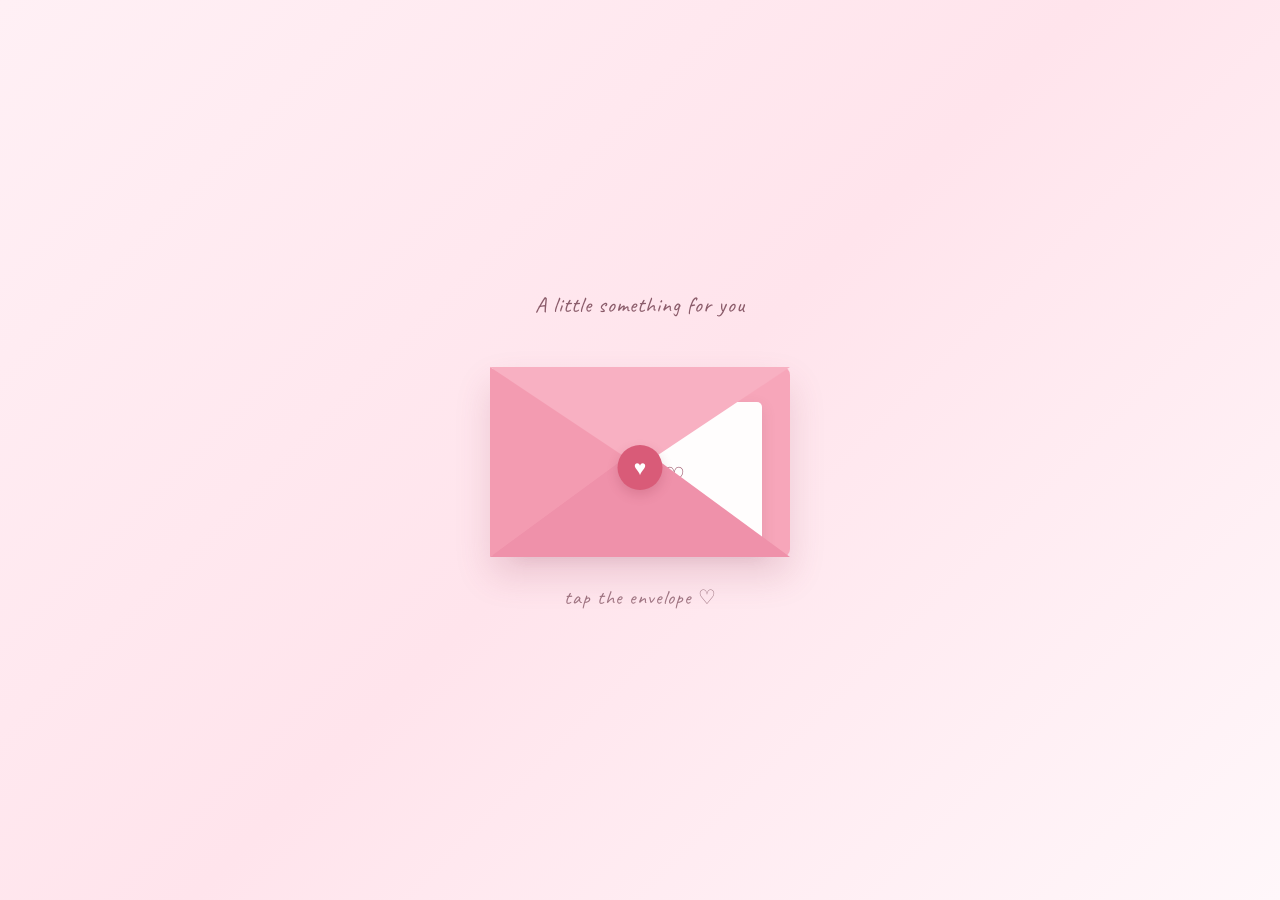
<file: index.html>
<!DOCTYPE html>
<html lang="en">
<head>
    <meta charset="UTF-8">
    <meta name="viewport" content="width=device-width, initial-scale=1.0">

    <title>For You ♡</title>

    <link rel="stylesheet" href="style.css">
</head>

<body>

    <!-- Floating Hearts -->
    <div class="background">
        <div class="heart">♡</div>
        <div class="heart">♥</div>
        <div class="heart">♡</div>
        <div class="heart">♥</div>
        <div class="heart">♡</div>
    </div>


    <!-- Envelope Screen -->
    <div class="scene" id="scene">

        <div class="small-text">
            A little something for you
        </div>

        <div class="envelope-wrapper" id="envelope">

            <div class="envelope">

                <!-- Letter -->
                <div class="letter">
                    <span>For you ♡</span>
                </div>

                <!-- Envelope flap -->
                <div class="flap"></div>

                <!-- Heart seal -->
                <div class="seal">
                    ♥
                </div>

            </div>

        </div>

        <div class="click-text">
            tap the envelope ♡
        </div>

    </div>


    <!-- Boyfriend's Day Greeting -->
    <!-- HAPPY BOYFRIEND'S DAY SCREEN -->

<div class="greeting" id="greeting">

    <!-- Decorative stickers -->
    <img src="bubu.gif"
         class="sticker sticker-kiss"
         alt="cute couple">

    <img src="heart.gif"
         class="sticker sticker-heart"
         alt="cute heart">

    <img src="Bubu3.gif"
         class="sticker sticker-cuddle"
         alt="cute couple">

    <img src="cute.gif"
         class="sticker sticker-flower"
         alt="cute couple">


    <!-- Main text -->

    <div class="greeting-content">

        <div class="tiny">
            FOR YOU ✨
        </div>

        <h1>
            Happy Boyfriend's Day
        </h1>

        <h2>
            Babyyy🤍
        </h2>

        <div class="message">
            I made a little something for you...
        </div>

        <a href="mine.html" class="continue-btn">
    Continue ♡
</a>
    </div>

</div>


    <script src="script.js"></script>

</body>
</html>
</file>
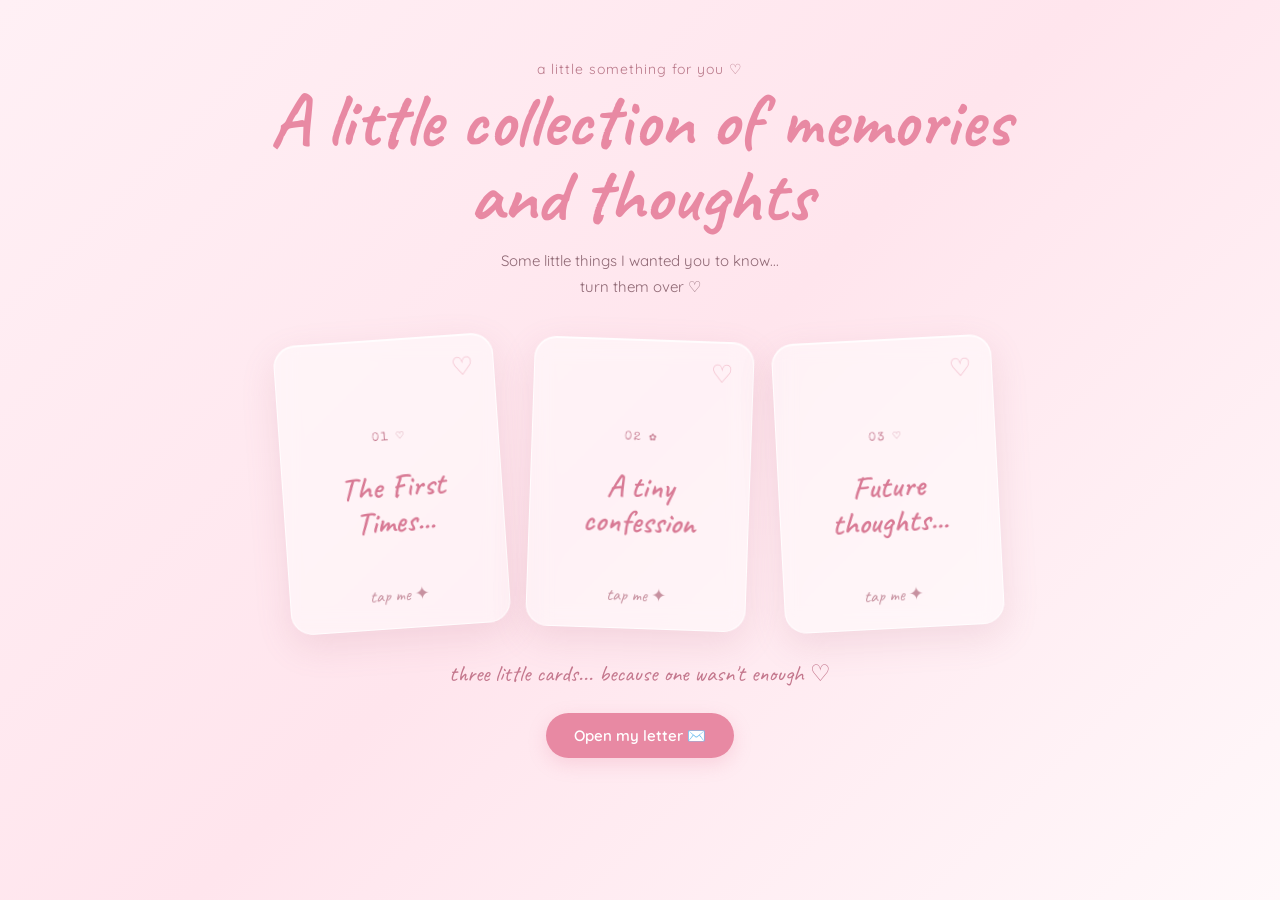
<file: cute.html>
<!DOCTYPE html>
<html lang="en">

<head>
    <meta charset="UTF-8">
    <meta name="viewport" content="width=device-width, initial-scale=1.0">

    <title>A Little Piece of You ♡</title>

    <link rel="stylesheet" href="cute.css">

    <link
        href="https://fonts.googleapis.com/css2?family=Caveat:wght@400;500;600;700&family=Quicksand:wght@400;500;600;700&family=Special+Elite&display=swap"
        rel="stylesheet">
</head>

<body>

    <!-- Floating Hearts -->
    <div class="background">
        <span>♡</span>
        <span>♥</span>
        <span>♡</span>
        <span>♥</span>
        <span>♡</span>
    </div>


    <main class="memory-page">

        <!-- Heading -->

        <p class="top-line">
            a little something for you ♡
        </p>

        <h1>
            A little collection of memories and thoughts
        </h1>

        <p class="intro">
            Some little things I wanted you to know...<br>
            turn them over ♡
        </p>


        <!-- FLIP CARDS -->

        <div class="cards-section">


            <!-- CARD 1 -->

            <div class="flip-card">

                <div class="flip-card-inner">

                    <!-- FRONT -->

                    <div class="flip-card-front">

                        <span class="card-number">
                            01 ♡
                        </span>

                        <h2>
                            The First Times...
                        </h2>

                        <p>
                            tap me ✦
                        </p>

                    </div>


                    <!-- BACK -->

                    <div class="flip-card-back">

                        <span>
                            01
                        </span>
                        <ul>
                        <li>
                            17th feb 2025 the day we talked 
                            for the first time... ♡
                        </li>
                        <li>
                            5th Sep 2025 the first movie we watched together-
                            that too conjuring ...♡
                        </li>
                        <li>
                            more first times to come... ♡
                        </li>
                        </ul>
                    </div>

                </div>

            </div>



            <!-- CARD 2 -->

            <div class="flip-card">

                <div class="flip-card-inner">

                    <!-- FRONT -->

                    <div class="flip-card-front">

                        <span class="card-number">
                            02 ✿
                        </span>

                        <h2>
                            A tiny<br>
                            confession
                        </h2>

                        <p>
                            tap me ✦
                        </p>

                    </div>


                    <!-- BACK -->

                    <div class="flip-card-back">

                        <span>
                            02
                        </span>

                        <p>
                            I love you so much Babu kuchu puchu... ♡
                        </p>

                    </div>

                </div>

            </div>



            <!-- CARD 3 -->

            <div class="flip-card">

                <div class="flip-card-inner">

                    <!-- FRONT -->

                    <div class="flip-card-front">

                        <span class="card-number">
                            03 ♡
                        </span>

                        <h2>
                            Future thoughts...
                        </h2>

                        <p>
                            tap me ✦
                        </p>

                    </div>


                    <!-- BACK -->

                    <div class="flip-card-back">

                        <span>
                            03
                        </span>

                        <ul>
                            you and me... ❤
                            and a lot of memories to make together... ♡
                            to live and love together... ♡
                            and stay together forever... ♡
                            be successful together... ♡
                            be married together... ♡
                            🧿🧿
                        </ul>

                    </div>

                </div>

            </div>


        </div>


        <!-- LITTLE NOTE -->

        <p class="little-note">
            three little cards... because one wasn't enough ♡
        </p>



        <!-- LETTER BUTTON -->

        <button
            class="letter-btn"
            id="letterBtn">

            Open my letter ✉️

        </button>



        <!-- 90s STYLE LETTER -->

        <div
            class="letter"
            id="letter">

            <div class="letter-top">
                ✿ 03 . 10 . 2026 ✿
            </div>


            <h2>
                Dear love,
            </h2>


            <p>
                I don't really know how to write everything
                I feel for you in words. 
            </p>


            <p>
                but all i can say is u matter a lot to me and i love you so much... ♡
            </p>


            <p>
                and i really want to be with you for the rest of my life... ♡
            </p>

            <p>why i love u?</p>
            <p>
                for this question i dont know how to answer                             
                its just that i never wanted to have someone in my life                            
                this much as much as i want you  to be in my life<p>  and i really want to have a future with you not a lesson not a memory                            
                 not a chapter but a lifetime</p><p> with u where we grow together                             
                 make our family's proud and then we settle down have a                            
                  house and a family of our own and then we grow old together.
                 this are future talks but i really want all of it with u🤍.</p>
            </p>


            <p class="signature">
                — from someone who loves you very much ❤
            </p>

        </div>



        <!-- BACK BUTTON -->

        <button
            class="back-btn"
            id="backBtn">

            back to memories ♡

        </button>


    </main>


    <!-- JavaScript -->

    <script src="cute.js"></script>

</body>

</html>
</file>
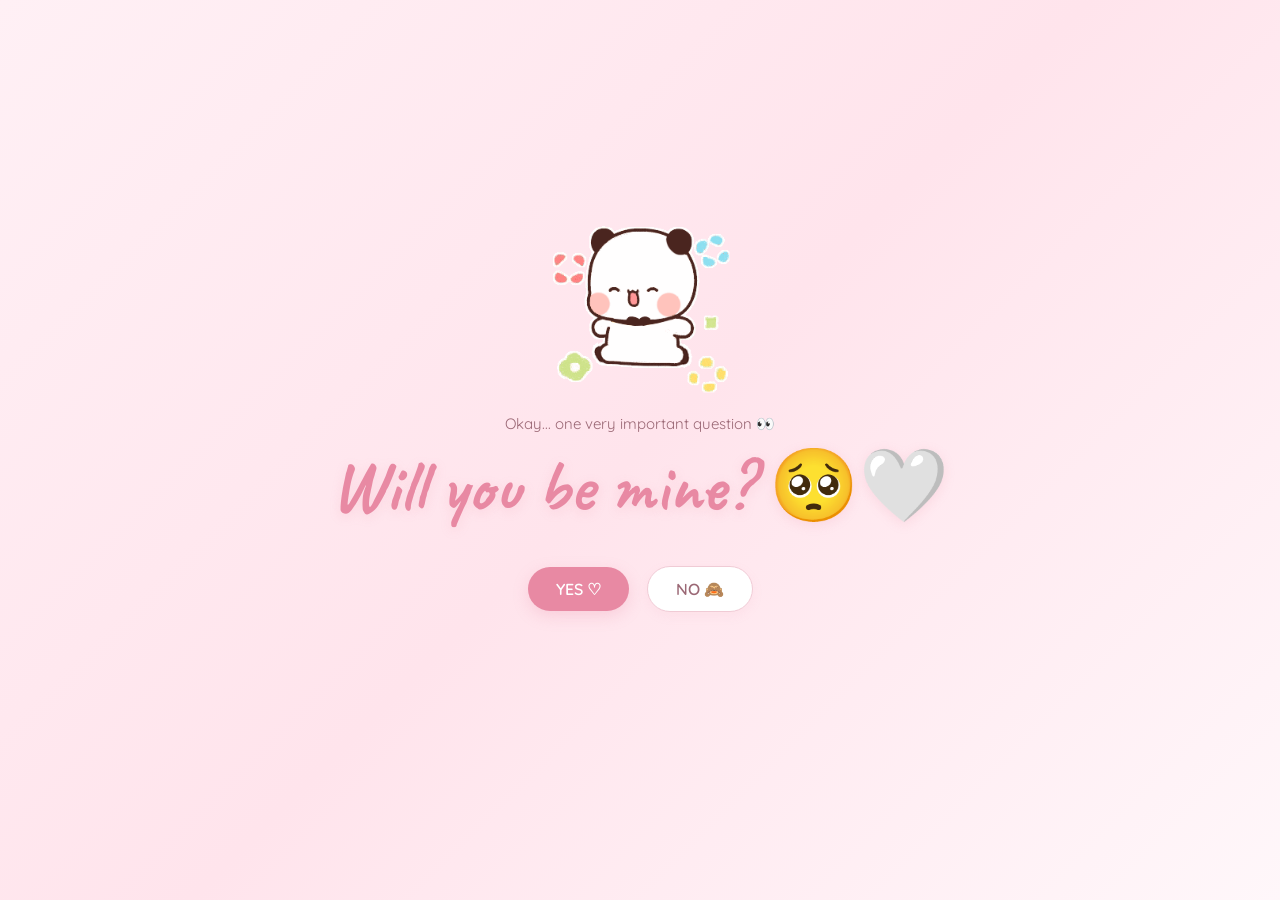
<file: mine.html>
<!DOCTYPE html>
<html lang="en">

<head>
    <meta charset="UTF-8">
    <meta name="viewport" content="width=device-width, initial-scale=1.0">

    <title>One Little Question 🤍</title>

    <link rel="stylesheet" href="mine.css">
</head>

<body>

    <!-- Floating Hearts -->
    <div class="background">
        <div class="heart">♡</div>
        <div class="heart">♥</div>
        <div class="heart">♡</div>
        <div class="heart">♥</div>
        <div class="heart">♡</div>
        <div class="heart">♥</div>
    </div>

    <!-- Main Page -->
    <main class="mine-page">

        <!-- Bubu Dudu GIF -->
        <div class="sticker">
            <img src="bubu-happy.gif" alt="Cute couple">
        </div>

        <p class="small-text">
            Okay... one very important question 👀
        </p>

        <h1>
            Will you be mine? 🥺🤍
        </h1>

        <div class="buttons">

            <button class="yes-btn" id="yesBtn">
                YES ♡
            </button>

            <button class="no-btn" id="noBtn">
                NO 🙈
            </button>

        </div>

        <p class="message" id="message"></p>

        <!-- Appears after YES -->
        <button class="continue-btn" id="continueBtn">
            Continue ♡
        </button>

    </main>

    <script src="mine.js"></script>

</body>
</html>
</file>
<file: style.css>
@import url('https://fonts.googleapis.com/css2?family=Caveat:wght@400;500;600;700&family=Quicksand:wght@400;500;600;700&display=swap');


/* =========================
   BASIC RESET
========================= */

* {
    margin: 0;
    padding: 0;
    box-sizing: border-box;
}


body {
    min-height: 100vh;
    overflow: hidden;

    font-family: "Quicksand", sans-serif;

    background: linear-gradient(
        135deg,
        #fff0f5,
        #ffe4ec,
        #fff7fa
    );

    display: flex;
    justify-content: center;
    align-items: center;

    color: #6d3949;
}


/* =========================
   FLOATING HEARTS
========================= */

.background {
    position: fixed;
    inset: 0;

    overflow: hidden;

    pointer-events: none;
}


.heart {
    position: absolute;

    bottom: -50px;

    font-size: 32px;

    opacity: 0.55;

    animation: float 8s linear infinite;
}


/* Different heart sizes */

.heart:nth-child(1) {
    left: 8%;

    font-size: 38px;

    animation-delay: 0s;
}


.heart:nth-child(2) {
    left: 25%;

    font-size: 28px;

    animation-delay: 2s;
}


.heart:nth-child(3) {
    left: 47%;

    font-size: 42px;

    animation-delay: 4s;
}


.heart:nth-child(4) {
    left: 70%;

    font-size: 30px;

    animation-delay: 1s;
}


.heart:nth-child(5) {
    left: 88%;

    font-size: 45px;

    animation-delay: 3s;
}


@keyframes float {

    0% {
        transform:
            translateY(0)
            rotate(0deg)
            scale(0.8);

        opacity: 0;
    }

    20% {
        opacity: 0.55;
    }

    80% {
        opacity: 0.55;
    }

    100% {
        transform:
            translateY(-110vh)
            rotate(25deg)
            scale(1.1);

        opacity: 0;
    }
}


/* =========================
   MAIN ENVELOPE SCREEN
========================= */

.scene {
    text-align: center;

    position: relative;

    z-index: 2;

    width: 100%;
}


.small-text {
    font-family: "Caveat", cursive;

    font-size: 22px;

    letter-spacing: 1px;

    margin-bottom: 28px;

    opacity: 0.8;
}


/* =========================
   ENVELOPE
========================= */

.envelope-wrapper {
    position: relative;

    width: 300px;
    height: 210px;

    margin: auto;

    cursor: pointer;

    transition: transform 0.3s ease;
}


.envelope-wrapper:hover {
    transform: translateY(-5px);
}


.envelope {
    position: absolute;

    width: 300px;
    height: 190px;

    bottom: 0;

    background: #f7a6ba;

    border-radius: 8px;

    box-shadow:
        0 18px 35px rgba(150, 60, 90, 0.18);

    overflow: visible;
}


/* =========================
   ENVELOPE BOTTOM FOLD
========================= */

.envelope::before {
    content: "";

    position: absolute;

    left: 0;
    bottom: 0;

    border-left: 150px solid transparent;
    border-right: 150px solid transparent;
    border-bottom: 110px solid #ef91aa;

    z-index: 4;
}


/* =========================
   ENVELOPE SIDE FOLD
========================= */

.envelope::after {
    content: "";

    position: absolute;

    left: 0;
    bottom: 0;

    width: 0;
    height: 0;

    border-top: 95px solid transparent;
    border-bottom: 95px solid transparent;
    border-left: 150px solid #f39bb1;

    z-index: 3;
}


/* =========================
   ENVELOPE FLAP
========================= */

.flap {
    position: absolute;

    top: 0;
    left: 0;

    width: 0;
    height: 0;

    border-left: 150px solid transparent;
    border-right: 150px solid transparent;
    border-top: 100px solid #f8b0c2;

    transform-origin: top center;

    transition:
        transform 0.8s ease;

    z-index: 6;
}


/* =========================
   LETTER
========================= */

.letter {
    position: absolute;

    width: 245px;
    height: 150px;

    background: #fffdfd;

    left: 27px;
    top: 35px;

    border-radius: 5px;

    display: flex;
    justify-content: center;
    align-items: center;

    font-family: "Caveat", cursive;

    font-size: 25px;

    font-weight: 500;

    color: #9a5267;

    box-shadow:
        0 5px 15px rgba(100, 50, 70, 0.12);

    transition:
        transform 1s ease,
        top 1s ease;

    z-index: 2;
}


/* =========================
   HEART SEAL
========================= */

.seal {
    position: absolute;

    left: 50%;
    top: 78px;

    transform: translateX(-50%);

    width: 45px;
    height: 45px;

    background: #d95b78;

    border-radius: 50%;

    display: flex;
    justify-content: center;
    align-items: center;

    color: white;

    font-size: 21px;

    z-index: 8;

    box-shadow:
        0 5px 12px rgba(140, 40, 65, 0.2);

    transition:
        opacity 0.4s ease;
}


/* =========================
   CLICK TEXT
========================= */

.click-text {
    margin-top: 28px;

    font-family: "Caveat", cursive;

    font-size: 20px;

    letter-spacing: 1px;

    opacity: 0.65;

    animation:
        breathe 2s ease-in-out infinite;
}


@keyframes breathe {

    0%,
    100% {
        opacity: 0.45;
    }

    50% {
        opacity: 0.9;
    }
}


/* =========================
   OPEN ENVELOPE
========================= */

.opened .flap {
    transform: rotateX(180deg);

    z-index: 1;
}


.opened .letter {
    top: -85px;

    transform: translateY(-5px);

    z-index: 5;
}


.opened .seal {
    opacity: 0;
}


.opened .click-text {
    opacity: 0;
}


/* =========================
   GREETING SCREEN
========================= */

.greeting {
    position: fixed;

    inset: 0;

    display: flex;

    flex-direction: column;

    justify-content: center;

    align-items: center;

    text-align: center;

    background:
        rgba(255, 240, 246, 0.97);

    opacity: 0;

    visibility: hidden;

    transform: scale(1.05);

    transition:
        opacity 1s ease,
        transform 1s ease;

    z-index: 20;
}
/* =========================
   GREETING CONTENT
========================= */

.greeting-content {
    position: relative;

    z-index: 5;

    display: flex;
    flex-direction: column;

    align-items: center;

    text-align: center;
}


/* =========================
   STICKERS
========================= */

.sticker {
    position: absolute;

    width: 150px;

    height: auto;

    object-fit: contain;

    z-index: 2;

    opacity: 0;

    filter: drop-shadow(
        0 8px 12px rgba(120, 50, 70, 0.12)
    );
}


/* Left upper sticker */

.sticker-kiss {
    left: 8%;
    top: 18%;

    transform:
        rotate(-8deg)
        scale(0.8);

    animation:
        stickerAppear 0.8s ease forwards;

    animation-delay: 0.5s;
}


/* Right upper sticker */

.sticker-heart {
    right: 8%;
    top: 15%;

    width: 125px;

    transform:
        rotate(8deg)
        scale(0.8);

    animation:
        stickerAppear 0.8s ease forwards;

    animation-delay: 0.8s;
}


/* Left bottom sticker */

.sticker-cuddle {
    left: 10%;
    bottom: 12%;

    width: 170px;

    transform:
        rotate(6deg)
        scale(0.8);

    animation:
        stickerAppear 0.8s ease forwards;

    animation-delay: 1.1s;
}


/* Right bottom sticker */

.sticker-flower {
    right: 9%;
    bottom: 10%;

    width: 145px;

    transform:
        rotate(-6deg)
        scale(0.8);

    animation:
        stickerAppear 0.8s ease forwards;

    animation-delay: 1.4s;
}


/* Sticker entrance */

@keyframes stickerAppear {

    from {
        opacity: 0;

        transform:
            scale(0.5)
            rotate(0deg);
    }

    to {
        opacity: 1;
    }
}


/* =========================
   CONTINUE BUTTON
========================= */

.continue-btn {
    display: inline-block;
    margin-top: 25px;
    padding: 12px 28px;
    border: none;
    border-radius: 30px;
    background: #ff97dc;
    color: rgba(255, 255, 255, 0.87);
    font-family: 'Quicksand', sans-serif;
    font-size: 16px;
    font-weight: 600;
    cursor: pointer;
    transition: all 0.3s ease;
    box-shadow: 0 5px 15px rgba(255, 108, 218, 0.842);
}

/* Hover effect */
.continue-btn:hover {
    transform: translateY(-4px) scale(1.04);
    background: #ff6cdf;
    box-shadow: 0 8px 20px rgba(255, 105, 197, 0.979);
}

/* When clicked */
.continue-btn:active {
    transform: translateY(1px) scale(0.98);
}


.continue-btn:hover {

    transform: translateY(-3px);

    box-shadow:
        0 9px 20px rgba(170, 70, 100, 0.2);
}


.greeting.show {
    opacity: 1;

    visibility: visible;

    transform: scale(1);
}


/* Small heading */

.greeting .tiny {
    font-family: "Quicksand", sans-serif;

    font-size: 16px;

    letter-spacing: 3px;

    margin-bottom: 18px;

    opacity: 0.75;
}


/* Main heading */

.greeting h1 {
    font-family: "Caveat", cursive;

    font-size:
        clamp(45px, 9vw, 80px);

    font-weight: 600;

    color: #b84f6b;

    animation:
        appear 1.5s ease forwards;
}


/* Bachaa */

.greeting h2 {
    margin-top: 8px;

    font-family: "Caveat", cursive;

    font-size:
        clamp(30px, 6vw, 45px);

    font-weight: 500;

    color: #7b4051;
}


/* Small message */

.message {
    margin-top: 25px;

    font-family: "Caveat", cursive;

    font-size: 24px;

    opacity: 0;

    animation:
        fadeMessage 1s ease forwards;

    animation-delay: 1.2s;
}


/* =========================
   GREETING ANIMATIONS
========================= */

@keyframes appear {

    from {
        opacity: 0;

        transform:
            translateY(25px)
            scale(0.95);
    }

    to {
        opacity: 1;

        transform:
            translateY(0)
            scale(1);
    }
}


@keyframes fadeMessage {

    from {
        opacity: 0;

        transform:
            translateY(10px);
    }

    to {
        opacity: 0.85;

        transform:
            translateY(0);
    }
}


/* =========================
   MOBILE
========================= */

@media (max-width: 500px) {

    .envelope-wrapper {
        transform: scale(0.85);
    }


    .envelope-wrapper:hover {
        transform: scale(0.85);
    }


    .small-text {
        margin-bottom: 15px;
    }


    .greeting h1 {
        padding: 0 20px;
    }


    .heart {
        opacity: 0.45;
    }
} @media (max-width: 600px) {

    .sticker {
        width: 100px;
    }

    .sticker-kiss {
        left: 2%;
        top: 15%;
    }

    .sticker-heart {
        right: 2%;
        top: 13%;
        width: 85px;
    }

    .sticker-cuddle {
        left: 2%;
        bottom: 8%;
        width: 115px;
    }

    .sticker-flower {
        right: 2%;
        bottom: 8%;
        width: 100px;
    }

}
</file>
<file: cute.css>
@import url('https://fonts.googleapis.com/css2?family=Caveat:wght@400;500;600;700&family=Quicksand:wght@400;500;600;700&family=Special+Elite&display=swap');

* {
    margin: 0;
    padding: 0;
    box-sizing: border-box;
}

body {
    min-height: 100vh;
    background: linear-gradient(
        135deg,
        #fff0f5,
        #ffe5ed,
        #fff8fa
    );

    color: #765863;
    font-family: 'Quicksand', sans-serif;

    overflow-x: hidden;
}


/* =========================
   FLOATING HEARTS
========================= */

.background {
    position: fixed;
    inset: 0;

    pointer-events: none;
    overflow: hidden;

    z-index: 0;
}

.background span {
    position: absolute;

    color: #e889a3;
    font-size: 30px;

    opacity: 0.35;

    animation: float 8s infinite linear;
}

.background span:nth-child(1) {
    left: 8%;
    bottom: -30px;
}

.background span:nth-child(2) {
    left: 28%;
    bottom: -40px;
    animation-delay: 2s;
}

.background span:nth-child(3) {
    left: 55%;
    bottom: -30px;
    animation-delay: 4s;
}

.background span:nth-child(4) {
    left: 78%;
    bottom: -40px;
    animation-delay: 1s;
}

.background span:nth-child(5) {
    left: 92%;
    bottom: -30px;
    animation-delay: 5s;
}

@keyframes float {

    0% {
        transform: translateY(0);
        opacity: 0;
    }

    20% {
        opacity: 0.4;
    }

    100% {
        transform: translateY(-110vh) rotate(20deg);
        opacity: 0;
    }
}


/* =========================
   MAIN PAGE
========================= */

.memory-page {
    position: relative;

    z-index: 2;

    width: 100%;
    max-width: 900px;

    margin: auto;

    padding: 60px 25px 80px;

    text-align: center;
}


/* =========================
   HEADING
========================= */

.top-line {
    color: #b97889;

    font-size: 14px;

    letter-spacing: 1px;

    margin-bottom: 5px;
}

h1 {
    font-family: 'Caveat', cursive;

    color: #e889a3;

    font-size: clamp(50px, 8vw, 75px);

    line-height: 1;

    margin-bottom: 15px;
}

.intro {
    color: #8f6874;

    font-size: 15px;

    line-height: 1.7;

    margin-bottom: 40px;
}


/* =========================
   FLIP CARDS SECTION
========================= */

.cards-section {

    display: flex;

    justify-content: center;

    align-items: center;

    gap: 28px;

    flex-wrap: wrap;

    margin: 40px auto 30px;

    perspective: 1200px;
}


/* =========================
   CARD
========================= */

.flip-card {

    width: 220px;

    height: 290px;

    perspective: 1000px;

    cursor: pointer;

    transition: transform 0.4s ease;
}


/* Different card angles */

.flip-card:nth-child(1) {
    transform: rotate(-4deg);
}

.flip-card:nth-child(2) {
    transform: rotate(2deg);
}

.flip-card:nth-child(3) {
    transform: rotate(-3deg);
}


/* Lift on hover */

.flip-card:hover {
    transform: translateY(-10px) rotate(0deg);
}


/* =========================
   CARD INNER
========================= */

.flip-card-inner {

    position: relative;

    width: 100%;

    height: 100%;

    transition:
        transform 0.8s cubic-bezier(.4, .2, .2, 1);

    transform-style: preserve-3d;
}


/* Flip */

.flip-card:hover .flip-card-inner {

    transform: rotateY(180deg);
}


/* =========================
   FRONT + BACK
========================= */

.flip-card-front,
.flip-card-back {

    position: absolute;

    width: 100%;

    height: 100%;

    backface-visibility: hidden;

    -webkit-backface-visibility: hidden;

    border-radius: 22px;


    /* TRANSPARENT / GLASS LOOK */

    background: rgba(255, 255, 255, 0.48);

    border: 1px solid rgba(255, 255, 255, 0.8);


    /* Soft shadow */

    box-shadow:
        0 12px 35px rgba(180, 105, 130, 0.16),
        inset 0 1px 0 rgba(255, 255, 255, 0.8);


    /* Glass blur */

    backdrop-filter: blur(12px);

    -webkit-backdrop-filter: blur(12px);

    overflow: hidden;
}


/* =========================
   FRONT
========================= */

.flip-card-front {

    display: flex;

    flex-direction: column;

    justify-content: center;

    align-items: center;

    padding: 25px;

    transform: rotateY(0deg);
}


/* Little heart */

.flip-card-front::before {

    content: "♡";

    position: absolute;

    top: 15px;

    right: 20px;

    font-size: 25px;

    color: rgba(232, 137, 163, 0.55);
}


/* Number */

.card-number {

    font-family: 'Special Elite', monospace;

    font-size: 12px;

    letter-spacing: 2px;

    color: #c4778d;

    margin-bottom: 25px;
}


/* Front title */

.flip-card-front h2 {

    font-family: 'Caveat', cursive;

    font-size: 32px;

    line-height: 1.1;

    font-weight: 600;

    color: #d87994;

    text-align: center;
}


/* Tap text */

.flip-card-front p {

    position: absolute;

    bottom: 22px;

    font-family: 'Caveat', cursive;

    font-size: 18px;

    color: #b97889;

    opacity: 0.8;
}


/* =========================
   BACK
========================= */

.flip-card-back {

    transform: rotateY(180deg);

    display: flex;

    flex-direction: column;

    justify-content: center;

    align-items: center;

    padding: 30px;

    text-align: center;
}


/* Back number */

.flip-card-back span {

    font-family: 'Special Elite', monospace;

    font-size: 11px;

    letter-spacing: 3px;

    color: #c4778d;

    margin-bottom: 25px;
}


/* Back message */

.flip-card-back p {

    font-family: 'Caveat', cursive;

    font-size: 23px;

    line-height: 1.45;

    color: #765863;
}


/* =========================
   LITTLE NOTE
========================= */

.little-note {

    font-family: 'Caveat', cursive;

    color: #c4778d;

    font-size: 23px;

    margin: 20px 0 25px;
}


/* =========================
   LETTER BUTTON
========================= */

.letter-btn {

    border: none;

    background: #e889a3;

    color: white;

    padding: 13px 28px;

    border-radius: 30px;

    font-family: 'Quicksand', sans-serif;

    font-size: 15px;

    font-weight: 600;

    cursor: pointer;

    box-shadow:
        0 6px 18px rgba(232, 137, 163, 0.25);

    transition: all 0.3s ease;
}

.letter-btn:hover {

    transform: translateY(-4px) scale(1.04);

    background: #d97898;

    box-shadow:
        0 9px 22px rgba(232, 137, 163, 0.35);
}


/* =========================
   90s LETTER
========================= */

.letter {

    display: none;

    width: 550px;

    max-width: 90%;

    margin: 35px auto 0;

    padding: 45px 45px 50px;

    text-align: left;

    background: #fff8e8;

    color: #62504c;

    box-shadow:
        0 10px 35px rgba(80, 55, 45, 0.15);

    position: relative;

    animation: letterOpen 0.8s ease;
}


/* Inner border */

.letter::before {

    content: "";

    position: absolute;

    inset: 10px;

    border: 1px solid rgba(170, 130, 110, 0.25);

    pointer-events: none;
}


/* Show letter */

.letter.show {
    display: block;
}


/* Date */

.letter-top {

    text-align: center;

    font-family: 'Special Elite', monospace;

    font-size: 11px;

    color: #a88b7e;

    margin-bottom: 25px;
}


/* Letter heading */

.letter h2 {

    font-family: 'Caveat', cursive;

    font-size: 34px;

    font-weight: 600;

    margin-bottom: 20px;

    color: #725b55;
}


/* Letter text */

.letter p {

    font-family: 'Special Elite', monospace;

    font-size: 14px;

    line-height: 2;

    margin-bottom: 15px;
}


/* Signature */

.signature {

    text-align: right;

    font-family: 'Caveat', cursive !important;

    font-size: 22px !important;

    line-height: 1.3 !important;

    margin-top: 25px;
}


@keyframes letterOpen {

    from {

        opacity: 0;

        transform:
            translateY(30px)
            rotate(-2deg);
    }

    to {

        opacity: 1;

        transform:
            translateY(0)
            rotate(0);
    }
}


/* =========================
   BACK BUTTON
========================= */

.back-btn {

    display: none;

    margin-top: 25px;

    border: none;

    background: transparent;

    color: #b97889;

    font-family: 'Caveat', cursive;

    font-size: 20px;

    cursor: pointer;
}

.back-btn.show {
    display: inline-block;
}

.back-btn:hover {

    color: #e889a3;

    text-decoration: underline;
}


/* =========================
   MOBILE
========================= */

@media (max-width: 700px) {

    .memory-page {

        padding:
            40px
            18px
            70px;
    }


    .cards-section {

        gap: 22px;
    }


    .flip-card {

        width: 190px;

        height: 255px;
    }


    .flip-card-front h2 {

        font-size: 28px;
    }


    .flip-card-back {

        padding: 25px;
    }


    .flip-card-back p {

        font-size: 20px;
    }


    .letter {

        padding:
            35px
            25px
            40px;
    }
}
</file>
<file: mine.css>
@import url('https://fonts.googleapis.com/css2?family=Caveat:wght@400;500;600;700&family=Quicksand:wght@400;500;600;700&display=swap');


* {
    margin: 0;
    padding: 0;
    box-sizing: border-box;
}


body {
    min-height: 100vh;
    overflow: hidden;

    background:
        linear-gradient(
            135deg,
            #fff0f5,
            #ffe4ec,
            #fff7fa
        );

    font-family: 'Quicksand', sans-serif;

    display: flex;
    justify-content: center;
    align-items: center;
}


/* =========================
   FLOATING HEARTS
========================= */

.background {
    position: fixed;
    inset: 0;
    overflow: hidden;
    pointer-events: none;
}


.heart {
    position: absolute;

    color: #e889a3;
    font-size: 35px;

    opacity: 0.45;

    animation: floatHeart 8s linear infinite;
}


.heart:nth-child(1) {
    left: 8%;
    bottom: -50px;
    animation-delay: 0s;
}

.heart:nth-child(2) {
    left: 25%;
    bottom: -70px;
    animation-delay: 2s;
}

.heart:nth-child(3) {
    left: 55%;
    bottom: -50px;
    animation-delay: 4s;
}

.heart:nth-child(4) {
    left: 78%;
    bottom: -70px;
    animation-delay: 1s;
}

.heart:nth-child(5) {
    left: 90%;
    bottom: -50px;
    animation-delay: 5s;
}

.heart:nth-child(6) {
    left: 40%;
    bottom: -70px;
    animation-delay: 3s;
}


@keyframes floatHeart {

    0% {
        transform: translateY(0) rotate(0deg);
        opacity: 0;
    }

    20% {
        opacity: 0.5;
    }

    100% {
        transform: translateY(-110vh) rotate(25deg);
        opacity: 0;
    }
}


/* =========================
   MAIN PAGE
========================= */

.mine-page {
    width: 100%;
    min-height: 100vh;

    display: flex;
    flex-direction: column;

    justify-content: center;
    align-items: center;

    text-align: center;

    padding: 25px;

    position: relative;
    z-index: 5;
}


/* =========================
   BUBU DUDU STICKER
========================= */

.sticker {
    width: 190px;
    height: 190px;

    display: flex;
    justify-content: center;
    align-items: center;

    margin-bottom: 5px;
}


.sticker img {
    max-width: 100%;
    max-height: 100%;

    object-fit: contain;
}


/* =========================
   SMALL TEXT
========================= */

.small-text {
    font-family: 'Quicksand', sans-serif;

    font-size: 15px;

    color: #9b6875;

    margin-bottom: 8px;
}


/* =========================
   MAIN QUESTION
========================= */

h1 {
    font-family: 'Caveat', cursive;

    font-size: clamp(48px, 8vw, 72px);

    color: #e889a3;

    font-weight: 700;

    margin-bottom: 30px;

    text-shadow:
        0 3px 12px rgba(232, 137, 163, 0.18);
}


/* =========================
   BUTTONS
========================= */

.buttons {
    display: flex;

    justify-content: center;
    align-items: center;

    gap: 18px;

    min-height: 55px;
}


.yes-btn,
.no-btn {
    border: none;

    padding: 12px 28px;

    border-radius: 30px;

    font-family: 'Quicksand', sans-serif;

    font-size: 16px;
    font-weight: 600;

    cursor: pointer;

    transition: all 0.25s ease;
}


/* =========================
   YES BUTTON
========================= */

.yes-btn {
    background: #e889a3;

    color: white;

    box-shadow:
        0 5px 15px rgba(232, 137, 163, 0.25);
}


.yes-btn:hover {
    transform: translateY(-4px) scale(1.05);

    background: #d97898;

    box-shadow:
        0 8px 22px rgba(232, 137, 163, 0.38);
}


.yes-btn:active {
    transform: scale(0.97);
}


/* =========================
   NO BUTTON
========================= */

.no-btn {
    background: white;

    color: #9b6875;

    border: 1px solid #f0cbd5;

    position: relative;

    box-shadow:
        0 4px 12px rgba(232, 137, 163, 0.08);
}


.no-btn:hover {
    transform: scale(1.04);

    background: #fff8fa;
}


/* =========================
   MESSAGE
========================= */

.message {
    min-height: 45px;

    margin-top: 20px;

    font-family: 'Caveat', cursive;

    font-size: 29px;

    color: #e889a3;
}


/* =========================
   CONTINUE BUTTON
========================= */

.continue-btn {
    display: none;

    margin-top: 5px;

    padding: 12px 28px;

    border: none;

    border-radius: 30px;

    background: #e889a3;

    color: white;

    font-family: 'Quicksand', sans-serif;

    font-size: 16px;

    font-weight: 600;

    cursor: pointer;

    box-shadow:
        0 5px 15px rgba(232, 137, 163, 0.22);

    transition: all 0.3s ease;
}


.continue-btn.show {
    display: inline-block;
}


.continue-btn:hover {
    transform: translateY(-4px) scale(1.04);

    background: #d97898;

    box-shadow:
        0 8px 20px rgba(232, 137, 163, 0.35);
}


.continue-btn:active {
    transform: translateY(1px) scale(0.98);
}


/* =========================
   MOBILE
========================= */

@media (max-width: 600px) {

    .mine-page {
        padding: 20px;
    }


    .sticker {
        width: 150px;
        height: 150px;
    }


    h1 {
        font-size: 50px;
    }


    .small-text {
        font-size: 14px;
    }


    .buttons {
        gap: 12px;
    }


    .yes-btn,
    .no-btn {
        padding: 11px 22px;

        font-size: 15px;
    }


    .message {
        font-size: 26px;
    }
}
</file>
